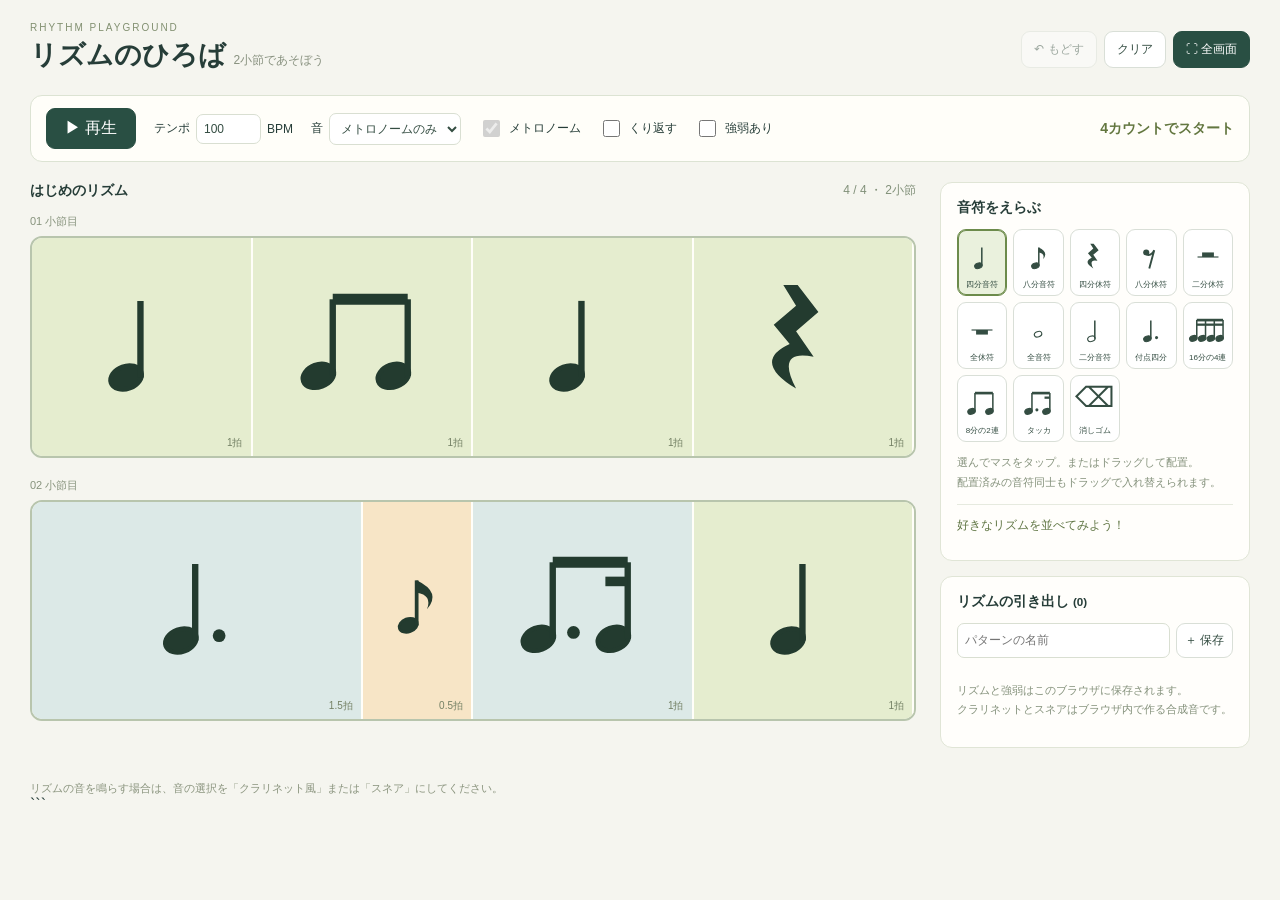
<file: index.html>
<!doctype html>
<html lang="ja">
<head>
<meta charset="UTF-8">
<meta name="viewport" content="width=device-width,initial-scale=1">
<title>リズムのひろば</title>
<style>
:root {
  font-family: "Noto Sans JP", "Yu Gothic", sans-serif;
  color: #263d38;
  background: #f5f5ef;
}
* { box-sizing: border-box; }
body { margin: 0; padding: 22px 30px; }
button, input, select { font: inherit; }
button {
  cursor: pointer;
  border: 1px solid #d9dfd7;
  border-radius: 9px;
  background: #fff;
  color: #344d42;
  padding: 9px 12px;
}
button:hover { background: #edf2e5; }
button:disabled { opacity: .45; cursor: default; }
button:focus-visible, input:focus-visible, select:focus-visible {
  outline: 3px solid #d69b33;
  outline-offset: 2px;
}
[hidden] { display: none !important; }
header {
  display: flex;
  align-items: center;
  justify-content: space-between;
  gap: 15px;
  margin-bottom: 18px;
}
.eyebrow {
  font-size: 10px;
  letter-spacing: 2px;
  color: #829071;
}
h1 { font-size: 27px; margin: 4px 0; }
h1 small { font-size: 12px; font-weight: normal; color: #88917f; }
.header-actions { display: flex; flex-wrap: wrap; gap: 7px; }
.header-actions button { font-size: 12px; }
#fullscreen, #play {
  background: #294f43;
  border-color: #294f43;
  color: white;
}
.transport {
  display: flex;
  flex-wrap: wrap;
  align-items: center;
  gap: 12px 18px;
  padding: 12px 15px;
  margin-bottom: 20px;
  border: 1px solid #dce3d3;
  border-radius: 12px;
  background: #fffef9;
}
.field {
  display: inline-flex;
  align-items: center;
  gap: 6px;
  font-size: 12px;
}
.field input[type=number] { width: 65px; }
input, select {
  border: 1px solid #d9dfd2;
  border-radius: 7px;
  padding: 7px;
  background: #fff;
  color: #344d42;
  min-width: 0;
}
input[type=checkbox] {
  width: 17px;
  height: 17px;
  accent-color: #47754a;
}
#play { min-width: 90px; }
#play-status {
  font-size: 14px;
  font-weight: bold;
  color: #637740;
  margin-left: auto;
}
main {
  display: grid;
  grid-template-columns: minmax(0, 1fr) 310px;
  gap: 24px;
}
.workspace { min-width: 0; width: 100%; }
.board-heading {
  display: flex;
  justify-content: space-between;
  gap: 10px;
  margin-bottom: 14px;
  font-size: 14px;
}
.meter { color: #819079; font-size: 12px; }
#score { display: flex; flex-direction: column; gap: 20px; }
.bar-label {
  font-size: 11px;
  color: #87937d;
  margin-bottom: 7px;
}
.bar {
  width: 100%;
  aspect-ratio: 4;
  position: relative;
  display: grid;
  grid-template-columns: repeat(4, 1fr);
  border: 2px solid #b8c5ad;
  border-radius: 12px;
  overflow: hidden;
  background: #fffef9;
}
.beat {
  border-right: 2px solid #dce3d3;
  position: relative;
  pointer-events: none;
}
.beat:last-child { border-right: 0; }
.beat span {
  position: absolute;
  left: 9px;
  bottom: 6px;
  color: #a1ad96;
  font-size: 11px;
}
.slot {
  position: absolute;
  top: 0;
  bottom: 0;
  width: 12.5%;
  padding: 0;
  border: 0;
  border-radius: 0;
  background: transparent;
  z-index: 1;
}
.slot:hover { background: #eaf0df; }
.note {
  position: absolute;
  top: 0;
  bottom: 0;
  padding: 10px 5px 22px;
  border: 0;
  border-right: 2px solid #fffef9;
  border-radius: 0;
  display: flex;
  justify-content: center;
  align-items: center;
  background: #e5edcf;
  color: #233b2f;
  cursor: grab;
  z-index: 2;
}
.note:hover { background: #d8e6b9; }
.note[data-kind=eighth], .note[data-kind=eighthRest] {
  background: #f7e5c6;
}
.note[data-kind=dotted], .note[data-kind=takka] {
  background: #dce9e7;
}
.note[data-kind=whole], .note[data-kind=half],
.note[data-kind=wholeRest], .note[data-kind=halfRest] {
  background: #e8e3f0;
}
.note svg {
  height: 86%;
  width: 100%;
  max-width: 210px;
  overflow: visible;
  pointer-events: none;
}
.duration {
  position: absolute;
  bottom: 6px;
  right: 8px;
  font-size: 10px;
  color: #748165;
}
.note.playing-note svg {
  color: #885405;
  filter: drop-shadow(0 0 5px #e8b23e);
}
.play-cursor {
  position: absolute;
  top: 0;
  bottom: 0;
  width: 25%;
  background: #f6c34244;
  box-shadow: inset 0 0 0 5px #dda52f;
  pointer-events: none;
  z-index: 5;
}
.drop-preview {
  position: absolute;
  top: 0;
  bottom: 0;
  background: #a4d6a766;
  box-shadow: inset 0 0 0 4px #50875c;
  pointer-events: none;
  z-index: 6;
}
.drop-preview.invalid {
  background: #edaaaa77;
  box-shadow: inset 0 0 0 4px #bb5252;
}
.panel {
  background: #fffefb;
  border: 1px solid #e0e5d6;
  border-radius: 12px;
  padding: 16px;
  margin-bottom: 15px;
}
h2 { margin: 0 0 12px; font-size: 14px; }
#palette {
  display: grid;
  grid-template-columns: repeat(5, minmax(0, 1fr));
  gap: 6px;
}
.pick {
  padding: 5px 1px;
  display: flex;
  flex-direction: column;
  align-items: center;
  min-width: 0;
  cursor: grab;
}
.pick svg { width: 40px; height: 44px; }
.pick span { font-size: 8px; white-space: nowrap; }
.pick.active, .dynamic-pick.active {
  background: #eaf1dd;
  border-color: #6c8b4b;
  box-shadow: inset 0 0 0 1px #6c8b4b;
}
.hint, .storage-note {
  font-size: 11px;
  line-height: 1.8;
  color: #84917b;
}
#message {
  border-top: 1px solid #e6eadf;
  padding-top: 10px;
  font-size: 12px;
  line-height: 1.7;
  color: #5f7543;
  min-height: 40px;
}
.dynamic-palette {
  display: grid;
  grid-template-columns: repeat(3, 1fr);
  gap: 7px;
}
.dynamic-pick {
  min-height: 38px;
  font-family: Georgia, serif;
  font-size: 23px;
  font-style: italic;
  font-weight: bold;
}
.dynamic-pick[data-dynamic=erase] {
  font-family: inherit;
  font-size: 12px;
  font-style: normal;
  font-weight: normal;
}
.length-field { margin-top: 12px; }
.dyn-lane {
  height: 64px;
  margin-top: 6px;
  position: relative;
  border-radius: 8px;
  background: #eef2e6;
  border: 1px dashed #c5cfb5;
}
.dyn-slot {
  position: absolute;
  top: 0;
  bottom: 0;
  width: 12.5%;
  padding: 0;
  border: 0;
  border-right: 1px dotted #cfd8c1;
  border-radius: 0;
  background: transparent;
}
.dyn-slot:hover { background: #dae5c6; }
.dyn-mark {
  position: absolute;
  pointer-events: none;
  z-index: 2;
}
.fixed-mark {
  top: 0;
  font: italic bold 25px Georgia, serif;
  padding-left: 5px;
  color: #344e39;
}
.hairpin {
  top: 31px;
  height: 28px;
}
.hairpin svg { width: 100%; height: 28px; overflow: visible; }
.remove-mark {
  pointer-events: auto;
  position: absolute;
  padding: 0;
  width: 17px;
  height: 17px;
  border-radius: 50%;
  font: 12px sans-serif;
  color: #68745b;
  background: #fffefb;
}
.fixed-mark .remove-mark { left: 31px; top: 0; }
.hairpin .remove-mark { right: 0; top: -9px; }
.save-form { display: flex; gap: 6px; }
#name { flex: 1; min-width: 0; width: 100%; font-size: 12px; }
#save { white-space: nowrap; font-size: 12px; padding: 8px; }
#patterns { display: flex; flex-direction: column; gap: 6px; margin-top: 12px; }
.pattern {
  display: flex;
  border: 1px solid #e2e7d9;
  border-radius: 8px;
  overflow: hidden;
}
.pattern.chosen { background: #eaf1dd; border-color: #8ea578; }
.load { flex: 1; text-align: left; border: 0; background: transparent; font-size: 12px; }
.delete { border: 0; background: transparent; color: #929e85; }
footer { margin-top: 18px; color: #8a947e; font-size: 11px; }
body.present aside, body.present footer, body.present h1 small { display: none; }
body.present { padding: 12px 20px; }
body.present header { margin-bottom: 10px; }
body.present h1 { font-size: 22px; }
body.present main { display: block; }
body.present .workspace { margin: auto; }
body.present .transport { margin-bottom: 10px; padding: 8px 12px; }
body.present #score { gap: 10px; }
body.present .remove-mark { display: none; }
body.present .slot, body.present .note, body.present .dyn-slot {
  pointer-events: none;
}
@media(max-width:1000px) {
  body { padding: 18px; }
  main { grid-template-columns: 1fr; }
  aside { display: grid; grid-template-columns: 1fr 1fr; gap: 14px; }
  .panel { margin: 0; }
  h1 small { display: none; }
}
@media(max-width:600px) {
  body { padding: 12px; }
  h1 { font-size: 21px; }
  header { align-items: flex-start; }
  .header-actions { justify-content: flex-end; }
  .header-actions button { padding: 7px; font-size: 10px; }
  aside { grid-template-columns: 1fr; }
  .transport { gap: 10px; padding: 10px; }
  #play-status { width: 100%; margin: 0; }
  .note { padding: 6px 2px 16px; }
  .duration { font-size: 8px; bottom: 3px; right: 3px; }
  .bar { border-radius: 7px; }
}
</style>
</head>
<body>
<header>
  <div>
    <div class="eyebrow">RHYTHM PLAYGROUND</div>
    <h1>リズムのひろば <small>2小節であそぼう</small></h1>
  </div>
  <div class="header-actions">
    <button id="undo">↶ もどす</button>
    <button id="clear">クリア</button>
    <button id="fullscreen">⛶ 全画面</button>
  </div>
</header>

<section class="transport" aria-label="再生設定">
  <button id="play" aria-pressed="false">▶ 再生</button>
  <label class="field">
    テンポ
    <input id="tempo" type="number" min="40" max="240" value="100">
    BPM
  </label>
  <label class="field">
    音
    <select id="sound">
      <option value="metronome">メトロノームのみ</option>
      <option value="clarinet">クラリネット風</option>
      <option value="snare">スネア</option>
    </select>
  </label>
  <label class="field">
    <input id="metronome" type="checkbox" checked>
    メトロノーム
  </label>
  <label class="field">
    <input id="loop" type="checkbox">
    くり返す
  </label>
  <label class="field">
    <input id="dynamics-enabled" type="checkbox">
    強弱あり
  </label>
  <output id="play-status" role="status" aria-live="polite">
    4カウントでスタート
  </output>
</section>

<main>
  <section class="workspace" id="workspace">
    <div class="board-heading">
      <strong id="pattern-title">はじめのリズム</strong>
      <span class="meter">4 / 4 ・ 2小節</span>
    </div>
    <div id="score" aria-label="2小節のリズム"></div>
  </section>

  <aside>
    <section class="panel">
      <h2>音符をえらぶ</h2>
      <div id="palette"></div>
      <p class="hint">
        選んでマスをタップ。またはドラッグして配置。<br>
        配置済みの音符同士もドラッグで入れ替えられます。
      </p>
      <div id="message" role="status" aria-live="polite">
        好きなリズムを並べてみよう！
      </div>
    </section>

    <section class="panel" id="dynamic-tools" hidden>
      <h2>強弱をつける</h2>
      <div class="dynamic-palette">
        <button class="dynamic-pick" data-dynamic="f">f</button>
        <button class="dynamic-pick active" data-dynamic="mf">mf</button>
        <button class="dynamic-pick" data-dynamic="mp">mp</button>
        <button class="dynamic-pick" data-dynamic="p">p</button>
        <button class="dynamic-pick" data-dynamic="crescendo"
          aria-label="クレッシェンド">〈</button>
        <button class="dynamic-pick" data-dynamic="decrescendo"
          aria-label="デクレッシェンド">〉</button>
        <button class="dynamic-pick" data-dynamic="erase">消しゴム</button>
      </div>
      <label class="field length-field">
        変化させる長さ
        <select id="dynamic-length" disabled>
          <option value="1">0.5拍</option>
          <option value="2">1拍</option>
          <option value="3">1.5拍</option>
          <option value="4">2拍</option>
          <option value="5">2.5拍</option>
          <option value="6">3拍</option>
          <option value="7">3.5拍</option>
          <option value="8" selected>4拍</option>
        </select>
      </label>
      <p class="hint">
        記号を選び、小節の下の強弱欄をタップします。<br>
        クレッシェンド等は最大4拍。小節をまたぐ配置もできます。<br>
        記号の「×」で削除できます。<br>
        強弱なしに戻しても、置いた記号は保持されます。
      </p>
    </section>

    <section class="panel">
      <h2>リズムの引き出し <small id="save-count"></small></h2>
      <div class="save-form">
        <input id="name" maxlength="30" placeholder="パターンの名前"
          aria-label="保存する名前">
        <button id="save">＋ 保存</button>
      </div>
      <div id="patterns"></div>
      <p class="storage-note">
        リズムと強弱はこのブラウザに保存されます。<br>
        クラリネットとスネアはブラウザ内で作る合成音です。
      </p>
    </section>
  </aside>
</main>
<footer>
  リズムの音を鳴らす場合は、音の選択を「クラリネット風」または「スネア」にしてください。
</footer>

<script>
"use strict";

const $ = id => document.getElementById(id);
const clone = value => JSON.parse(JSON.stringify(value));
const uid = () => globalThis.crypto?.randomUUID?.()
  || Date.now().toString(36) + Math.random().toString(36).slice(2);

const STORE = "rhythm-patterns-v1";
const TYPES = [
  ["quarter", "四分音符", 2],
  ["eighth", "八分音符", 1],
  ["quarterRest", "四分休符", 2],
  ["eighthRest", "八分休符", 1],
  ["halfRest", "二分休符", 4],
  ["wholeRest", "全休符", 8],
  ["whole", "全音符", 8],
  ["half", "二分音符", 4],
  ["dotted", "付点四分", 3],
  ["sixteenths", "16分の4連", 2],
  ["eighths", "8分の2連", 2],
  ["takka", "タッカ", 2]
];
const typeOf = kind => TYPES.find(t => t[0] === kind);
const lengthOf = kind => typeOf(kind)?.[2] || 0;
const LEVELS = { p: .22, mp: .4, mf: .65, f: 1 };
const isFixed = kind => Object.hasOwn(LEVELS, kind);
const isHairpin = kind => kind === "crescendo" || kind === "decrescendo";

let notes = [
  { bar: 0, start: 0, kind: "quarter" },
  { bar: 0, start: 2, kind: "eighths" },
  { bar: 0, start: 4, kind: "quarter" },
  { bar: 0, start: 6, kind: "quarterRest" },
  { bar: 1, start: 0, kind: "dotted" },
  { bar: 1, start: 3, kind: "eighth" },
  { bar: 1, start: 4, kind: "takka" },
  { bar: 1, start: 6, kind: "quarter" }
];
let dynamics = [];
let dynamicsEnabled = false;
let selectedNote = "quarter";
let selectedDynamic = "mf";
let activeId = null;
let title = "はじめのリズム";
let drag = null;
const undoStack = [];

const engine = {
  audio: null,
  master: null,
  wave: null,
  noise: null,
  voices: new Set(),
  playing: false,
  starting: false,
  runId: 0,
  timer: null,
  frame: null,
  origin: 0,
  seconds: .6,
  nextStep: 0,
  lastVisual: null,
  loop: false,
  sound: "metronome",
  metronome: true,
  events: new Map(),
  marks: [],
  useDynamics: false
};

function say(text) {
  $("message").textContent = text;
}

function validNotes(list) {
  if (!Array.isArray(list)) return false;
  if (!list.every(n => n &&
    Number.isInteger(n.bar) && n.bar >= 0 && n.bar <= 1 &&
    Number.isInteger(n.start) && n.start >= 0 &&
    lengthOf(n.kind) > 0 && n.start + lengthOf(n.kind) <= 8)) {
    return false;
  }
  return list.every((a, i) => list.every((b, j) =>
    i === j || a.bar !== b.bar ||
    a.start + lengthOf(a.kind) <= b.start ||
    b.start + lengthOf(b.kind) <= a.start
  ));
}

function validDynamics(list) {
  if (!Array.isArray(list)) return [];
  return list.filter(m => m &&
    Number.isInteger(m.at) && m.at >= 0 && m.at < 16 &&
    (isFixed(m.kind) ||
      (isHairpin(m.kind) && Number.isInteger(m.length) &&
       m.length >= 1 && m.length <= 8 && m.at + m.length <= 16))
  ).map(m => ({
    kind: m.kind,
    at: m.at,
    ...(isHairpin(m.kind) ? { length: m.length } : {})
  }));
}

let patterns = [];
try {
  const saved = JSON.parse(localStorage.getItem(STORE) || "[]");
  if (Array.isArray(saved)) {
    patterns = saved.filter(p =>
      p && typeof p.name === "string" && validNotes(p.notes)
    ).map(p => ({
      id: typeof p.id === "string" ? p.id : uid(),
      name: p.name,
      notes: clone(p.notes),
      dynamics: validDynamics(p.dynamics),
      dynamicsEnabled: p.dynamicsEnabled === true
    }));
  }
} catch {
  say("保存データを読み込めませんでした。ブラウザの保存設定を確認してください。");
}

function snapshot() {
  return {
    notes: clone(notes),
    dynamics: clone(dynamics),
    dynamicsEnabled,
    activeId,
    title
  };
}

function remember() {
  if (engine.playing || engine.starting) {
    stopPlayback("編集のため停止しました");
  }
  undoStack.push(snapshot());
  if (undoStack.length > 50) undoStack.shift();
}

function changed() {
  activeId = null;
  title = "編集中のリズム";
  render();
}

function head(x, y, open = false) {
  return `<ellipse cx="${x}" cy="${y}" rx="10" ry="7"
    transform="rotate(-20 ${x} ${y})"
    fill="${open ? "white" : "currentColor"}"
    stroke="currentColor" stroke-width="3"/>`;
}

function stem(x, y) {
  return `<path d="M${x + 9} ${y}V${y - 48}"
    stroke="currentColor" stroke-width="4"/>`;
}

function symbol(kind) {
  let s = "";
  if (kind === "whole") {
    s = head(50, 61, true);
  } else if (kind === "halfRest" || kind === "wholeRest") {
    s = `<path d="M25 50H80" stroke="currentColor" stroke-width="3"/>
      <rect x="37" y="${kind === "halfRest" ? 38 : 50}"
        width="31" height="12" fill="currentColor"/>`;
  } else if (kind === "quarterRest") {
    s = `<path d="M49 15L62 32L48 44L59 60Q35 55 48 80
      Q20 63 44 52L34 40L48 28L40 15Z" fill="currentColor"/>`;
  } else if (kind === "eighthRest") {
    s = `<circle cx="40" cy="38" r="8" fill="currentColor"/>
      <path d="M41 44Q53 48 61 32L48 80" fill="none"
        stroke="currentColor" stroke-width="5"/>`;
  } else if (["sixteenths", "eighths", "takka"].includes(kind)) {
    const xs = kind === "sixteenths" ? [14, 37, 60, 83] : [25, 72];
    s = xs.map(x => head(x, 72) + stem(x, 72)).join("");
    s += `<path d="M${xs[0] + 9} 24H${xs[xs.length - 1] + 9}"
      stroke="currentColor" stroke-width="7"/>`;
    if (kind === "sixteenths") {
      s += `<path d="M23 36H92" stroke="currentColor" stroke-width="6"/>`;
    }
    if (kind === "takka") {
      s += `<circle cx="47" cy="68" r="4" fill="currentColor"/>
        <path d="M67 36H81" stroke="currentColor" stroke-width="6"/>`;
    }
  } else {
    s = head(43, 73, kind === "half") + stem(43, 73);
    if (kind === "eighth") {
      s += `<path d="M52 25Q79 38 63 56Q69 41 52 38Z"
        fill="currentColor"/>`;
    }
    if (kind === "dotted") {
      s += `<circle cx="67" cy="70" r="4" fill="currentColor"/>`;
    }
  }
  return `<svg viewBox="0 0 105 100" aria-hidden="true">${s}</svg>`;
}

function unitAt(element, event) {
  const rect = element.getBoundingClientRect();
  return Math.max(0, Math.min(7,
    Math.floor((event.clientX - rect.left) / rect.width * 8)
  ));
}

function placeNote(kind, bar, start) {
  if (kind === "erase") {
    const hit = notes.find(n => n.bar === bar &&
      start >= n.start && start < n.start + lengthOf(n.kind));
    if (!hit) return;
    remember();
    notes = notes.filter(n => n !== hit);
    changed();
    say("音符を消しました。");
    return;
  }
  const size = lengthOf(kind);
  if (start + size > 8) {
    say("小節の中に収まる場所を選んでね。");
    return;
  }
  remember();
  notes = notes.filter(n => n.bar !== bar ||
    n.start >= start + size || n.start + lengthOf(n.kind) <= start);
  notes.push({ bar, start, kind });
  changed();
  say("配置しました。");
}

function moveNote(targetBar, targetStart) {
  const source = notes.find(n =>
    n.bar === drag?.bar && n.start === drag?.start);
  if (!source) return;
  const target = notes.find(n => n.bar === targetBar &&
    targetStart >= n.start && targetStart < n.start + lengthOf(n.kind));
  if (source === target) return;

  const next = notes.filter(n => n !== source && n !== target);
  next.push({
    ...source,
    bar: targetBar,
    start: target ? target.start : targetStart
  });
  if (target) {
    next.push({ ...target, bar: source.bar, start: source.start });
  }
  if (!validNotes(next)) {
    say("長さが収まらないため入れ替えできません。空いた場所へ移動してね。");
    return;
  }
  remember();
  notes = next;
  changed();
  say(target ? "音符を入れ替えました。" : "音符を移動しました。");
}

function clearDrop() {
  drag = null;
  document.querySelectorAll(".drop-preview").forEach(e => e.hidden = true);
}

function placeDynamic(at) {
  if (!dynamicsEnabled) return;
  if (selectedDynamic === "erase") {
    let index = dynamics.findIndex(m => isFixed(m.kind) && m.at === at);
    if (index < 0) {
      index = dynamics.findIndex(m => isHairpin(m.kind) &&
        at >= m.at && at < m.at + m.length);
    }
    if (index >= 0) removeDynamic(index);
    return;
  }

  const length = isHairpin(selectedDynamic)
    ? Number($("dynamic-length").value) : 0;

  if (length && at + length > 16) {
    say("2小節の中に収まる位置か、短い長さを選んでね。");
    return;
  }
  remember();

  if (isFixed(selectedDynamic)) {
    dynamics = dynamics.filter(m => !(isFixed(m.kind) && m.at === at));
    dynamics.push({ kind: selectedDynamic, at });
  } else {
    dynamics = dynamics.filter(m => !isHairpin(m.kind) ||
      m.at >= at + length || m.at + m.length <= at);
    dynamics.push({ kind: selectedDynamic, at, length });
  }
  changed();
  say("強弱を配置しました。強弱はリズム音の音量に反映されます。");
}

function removeDynamic(index) {
  remember();
  dynamics.splice(index, 1);
  changed();
  say("強弱記号を消しました。");
}

function makeDynamicLane(barIndex) {
  const lane = document.createElement("div");
  lane.className = "dyn-lane";
  lane.setAttribute("aria-label", `${barIndex + 1}小節目の強弱欄`);

  for (let i = 0; i < 8; i++) {
    const button = document.createElement("button");
    button.className = "dyn-slot";
    button.style.left = `${i * 12.5}%`;
    button.setAttribute("aria-label",
      `${barIndex + 1}小節目 ${i / 2 + 1}拍目に強弱を配置`);
    button.onclick = () => placeDynamic(barIndex * 8 + i);
    lane.append(button);
  }

  dynamics.forEach((m, index) => {
    const left = barIndex * 8;
    const right = left + 8;
    const mark = document.createElement("div");
    mark.className = "dyn-mark";

    if (isFixed(m.kind)) {
      if (m.at < left || m.at >= right) return;
      mark.classList.add("fixed-mark");
      mark.style.left = `${(m.at - left) * 12.5}%`;
      const text = document.createElement("span");
      text.textContent = m.kind;
      mark.append(text);
    } else {
      const from = Math.max(left, m.at);
      const to = Math.min(right, m.at + m.length);
      if (from >= to) return;
      mark.classList.add("hairpin");
      mark.style.left = `${(from - left) * 12.5}%`;
      mark.style.width = `${(to - from) * 12.5}%`;

      const progressA = (from - m.at) / m.length;
      const progressB = (to - m.at) / m.length;
      const spread = progress =>
        2 + 10 * (m.kind === "crescendo" ? progress : 1 - progress);
      const a = spread(progressA);
      const b = spread(progressB);

      mark.innerHTML = `<svg viewBox="0 0 100 30"
        preserveAspectRatio="none" aria-hidden="true">
        <path d="M1 ${15 - a}L99 ${15 - b}
                 M1 ${15 + a}L99 ${15 + b}"
          fill="none" stroke="currentColor" stroke-width="2"
          vector-effect="non-scaling-stroke"/>
        </svg>`;
      mark.title = `${m.kind === "crescendo"
        ? "クレッシェンド" : "デクレッシェンド"} ${m.length / 2}拍`;
    }

    const remove = document.createElement("button");
    remove.className = "remove-mark";
    remove.textContent = "×";
    remove.setAttribute("aria-label", "この強弱記号を削除");
    remove.onclick = event => {
      event.stopPropagation();
      removeDynamic(index);
    };
    mark.append(remove);
    lane.append(mark);
  });

  return lane;
}

function renderScore() {
  $("score").replaceChildren();

  for (let barIndex = 0; barIndex < 2; barIndex++) {
    const wrap = document.createElement("div");
    const label = document.createElement("div");
    label.className = "bar-label";
    label.textContent = `0${barIndex + 1} 小節目`;

    const row = document.createElement("div");
    row.className = "bar";

    for (let beat = 1; beat <= 4; beat++) {
      const box = document.createElement("div");
      box.className = "beat";
      box.innerHTML = `<span>${beat}</span>`;
      row.append(box);
    }

    for (let start = 0; start < 8; start++) {
      const slot = document.createElement("button");
      slot.className = "slot";
      slot.style.left = `${start * 12.5}%`;
      slot.setAttribute("aria-label",
        `${barIndex + 1}小節目 ${start / 2 + 1}拍目に配置`);
      slot.onclick = () => placeNote(selectedNote, barIndex, start);
      row.append(slot);
    }

    notes.filter(n => n.bar === barIndex)
      .sort((a, b) => a.start - b.start)
      .forEach(n => {
        const tile = document.createElement("button");
        tile.className = "note";
        tile.dataset.kind = n.kind;
        tile.dataset.start = n.start;
        tile.dataset.end = n.start + lengthOf(n.kind);
        tile.style.left = `${n.start * 12.5}%`;
        tile.style.width = `${lengthOf(n.kind) * 12.5}%`;
        tile.draggable = true;
        tile.setAttribute("aria-label",
          `${barIndex + 1}小節目 ${n.start / 2 + 1}拍目 ${typeOf(n.kind)[1]}`);
        tile.innerHTML = symbol(n.kind) +
          `<span class="duration">${lengthOf(n.kind) / 2}拍</span>`;

        tile.onclick = event => placeNote(selectedNote, barIndex,
          event.detail === 0 ? n.start : unitAt(row, event));

        tile.ondragstart = event => {
          drag = { type: "note", bar: n.bar, start: n.start };
          event.dataTransfer.setData("text/plain", "rhythm-note");
          event.dataTransfer.effectAllowed = "move";
        };
        tile.ondragend = clearDrop;
        row.append(tile);
      });

    const preview = document.createElement("div");
    preview.className = "drop-preview";
    preview.hidden = true;
    row.append(preview);

    const cursor = document.createElement("div");
    cursor.className = "play-cursor";
    cursor.hidden = true;
    row.append(cursor);

    row.ondragover = event => {
      if (!drag) return;
      const kind = drag.type === "palette" ? drag.kind :
        notes.find(n => n.bar === drag.bar && n.start === drag.start)?.kind;
      if (!kind) return;
      event.preventDefault();
      event.dataTransfer.dropEffect = drag.type === "palette" ? "copy" : "move";
      const start = unitAt(row, event);
      preview.hidden = false;
      preview.style.left = `${start * 12.5}%`;
      preview.style.width = `${Math.min(lengthOf(kind), 8 - start) * 12.5}%`;
      preview.classList.toggle("invalid", start + lengthOf(kind) > 8);
    };

    row.ondragleave = event => {
      if (!row.contains(event.relatedTarget)) preview.hidden = true;
    };

    row.ondrop = event => {
      if (!drag) return;
      event.preventDefault();
      const start = unitAt(row, event);
      if (drag.type === "palette") {
        placeNote(drag.kind, barIndex, start);
      } else {
        moveNote(barIndex, start);
      }
      clearDrop();
    };

    wrap.append(label, row);
    if (dynamicsEnabled) wrap.append(makeDynamicLane(barIndex));
    $("score").append(wrap);
  }
}

function renderPatterns() {
  $("patterns").replaceChildren();
  $("save-count").textContent = `(${patterns.length})`;

  patterns.forEach(p => {
    const row = document.createElement("div");
    row.className = "pattern" + (p.id === activeId ? " chosen" : "");

    const load = document.createElement("button");
    load.className = "load";
    load.textContent = "▦ " + p.name;
    load.onclick = () => {
      remember();
      notes = clone(p.notes);
      dynamics = clone(p.dynamics || []);
      dynamicsEnabled = p.dynamicsEnabled === true;
      title = p.name;
      activeId = p.id;
      $("name").value = p.name;
      render();
      say("保存したリズムを開きました。");
    };

    const remove = document.createElement("button");
    remove.className = "delete";
    remove.textContent = "×";
    remove.setAttribute("aria-label", `${p.name}を削除`);
    remove.onclick = () => {
      if (!confirm(`「${p.name}」を削除しますか？`)) return;
      const previous = patterns;
      patterns = patterns.filter(item => item.id !== p.id);
      if (!persist()) patterns = previous;
      renderPatterns();
    };

    row.append(load, remove);
    $("patterns").append(row);
  });
}

function render() {
  $("pattern-title").textContent = title;
  $("dynamics-enabled").checked = dynamicsEnabled;
  $("dynamic-tools").hidden = !dynamicsEnabled;
  $("undo").disabled = !undoStack.length;
  renderScore();
  renderPatterns();
  requestAnimationFrame(fitPresentation);
}

function persist() {
  try {
    localStorage.setItem(STORE, JSON.stringify(patterns));
    return true;
  } catch {
    say("保存できませんでした。ブラウザの保存容量・設定を確認してください。");
    return false;
  }
}

for (const [kind, label] of [...TYPES, ["erase", "消しゴム"]]) {
  const button = document.createElement("button");
  button.className = "pick" + (kind === selectedNote ? " active" : "");
  button.title = label;
  button.setAttribute("aria-pressed", String(kind === selectedNote));
  button.innerHTML = kind === "erase"
    ? '<span style="height:44px;font-size:28px">⌫</span><span>消しゴム</span>'
    : symbol(kind) + `<span>${label}</span>`;

  button.onclick = () => {
    selectedNote = kind;
    document.querySelectorAll(".pick").forEach(b => {
      b.classList.toggle("active", b === button);
      b.setAttribute("aria-pressed", String(b === button));
    });
    say(`${label}を選びました。`);
  };

  if (kind !== "erase") {
    button.draggable = true;
    button.ondragstart = event => {
      drag = { type: "palette", kind };
      event.dataTransfer.setData("text/plain", "rhythm-palette");
      event.dataTransfer.effectAllowed = "copy";
    };
    button.ondragend = clearDrop;
  }

  $("palette").append(button);
}

document.querySelectorAll(".dynamic-pick").forEach(button => {
  button.setAttribute("aria-pressed",
    String(button.dataset.dynamic === selectedDynamic));
  button.onclick = () => {
    selectedDynamic = button.dataset.dynamic;
    document.querySelectorAll(".dynamic-pick").forEach(b => {
      b.classList.toggle("active", b === button);
      b.setAttribute("aria-pressed", String(b === button));
    });
    $("dynamic-length").disabled = !isHairpin(selectedDynamic);
    say("小節の下の強弱欄をタップしてね。");
  };
});

$("dynamics-enabled").onchange = () => {
  remember();
  dynamicsEnabled = $("dynamics-enabled").checked;
  changed();
  say(dynamicsEnabled ? "強弱を追加できます。" : "強弱なしにしました。");
};

$("undo").onclick = () => {
  if (!undoStack.length) return;
  stopPlayback();
  const previous = undoStack.pop();
  notes = previous.notes;
  dynamics = previous.dynamics;
  dynamicsEnabled = previous.dynamicsEnabled;
  activeId = previous.activeId;
  title = previous.title;
  render();
  say("ひとつ前に戻しました。");
};

$("clear").onclick = () => {
  remember();
  notes = [];
  dynamics = [];
  changed();
  say("音符と強弱記号を消しました。「もどす」で戻せます。");
};

$("save").onclick = () => {
  const name = $("name").value.trim() || `リズム ${patterns.length + 1}`;
  const pattern = {
    id: uid(),
    name,
    notes: clone(notes),
    dynamics: clone(dynamics),
    dynamicsEnabled
  };
  patterns.push(pattern);
  if (!persist()) {
    patterns.pop();
    return;
  }
  activeId = pattern.id;
  title = name;
  $("name").value = "";
  render();
  say("リズムと強弱を保存しました。");
};

/* 発音位置と長さ。数値の単位は四分音符1拍。 */
const MOTIFS = {
  quarter: [[0, 1]],
  eighth: [[0, .5]],
  whole: [[0, 4]],
  half: [[0, 2]],
  dotted: [[0, 1.5]],
  sixteenths: [[0, .25], [.25, .25], [.5, .25], [.75, .25]],
  eighths: [[0, .5], [.5, .5]],
  takka: [[0, .75], [.75, .25]],
  quarterRest: [],
  eighthRest: [],
  halfRest: [],
  wholeRest: []
};

function rhythmEvents(list) {
  return list.flatMap(n => MOTIFS[n.kind].map(([offset, duration]) => ({
    beat: n.bar * 4 + n.start / 2 + offset,
    duration
  }))).sort((a, b) => a.beat - b.beat);
}

/*
  強弱の位置は八分音符単位。
  記号なしはmf。ヘアピン終点に記号があれば、その音量へ変化。
  終点の指定がなければ、現在の音量を基準に変化。
*/
function levelAt(unit, marks, enabled) {
  if (!enabled) return LEVELS.mf;
  let level = LEVELS.mf;

  const ordered = [...marks].sort((a, b) =>
    a.at - b.at ||
    Number(!isFixed(a.kind)) - Number(!isFixed(b.kind))
  );

  for (const mark of ordered) {
    if (mark.at > unit) break;

    if (isFixed(mark.kind)) {
      level = LEVELS[mark.kind];
      continue;
    }

    const endMark = ordered.find(m =>
      isFixed(m.kind) && m.at === mark.at + mark.length);
    const target = endMark ? LEVELS[endMark.kind] :
      mark.kind === "crescendo"
        ? Math.min(1, level * 1.8)
        : Math.max(.1, level * .45);

    const progress = Math.min(1, Math.max(0,
      (unit - mark.at) / mark.length));
    level += (target - level) * progress;
  }

  return level;
}

function getAudio() {
  if (engine.audio && engine.audio.state !== "closed") return engine.audio;

  const Audio = window.AudioContext || window.webkitAudioContext;
  if (!Audio) throw Error("Web Audio is unavailable");

  const audio = new Audio();
  const master = audio.createGain();
  master.gain.value = .75;
  master.connect(audio.destination);

  const real = new Float32Array(32);
  const imag = new Float32Array(32);
  imag[1] = 1;
  imag[3] = .62;
  imag[5] = .31;
  imag[7] = .17;
  imag[9] = .08;
  imag[11] = .035;

  const noise = audio.createBuffer(1, Math.ceil(audio.sampleRate * .2),
    audio.sampleRate);
  const data = noise.getChannelData(0);
  for (let i = 0; i < data.length; i++) {
    data[i] = Math.random() * 2 - 1;
  }

  engine.audio = audio;
  engine.master = master;
  engine.wave = audio.createPeriodicWave(real, imag);
  engine.noise = noise;

  audio.onstatechange = () => {
    if (engine.playing && audio.state !== "running") {
      stopPlayback("音声が中断されたため停止しました");
    }
  };

  return audio;
}

function track(source, time, end, cleanup) {
  engine.voices.add(source);
  source.onended = () => {
    engine.voices.delete(source);
    source.disconnect();
    if (cleanup) cleanup();
  };
  source.start(time);
  source.stop(end);
}

function metronomeClick(time, accent) {
  const audio = engine.audio;
  const oscillator = audio.createOscillator();
  const gain = audio.createGain();
  oscillator.type = "sine";
  oscillator.frequency.value = accent ? 1300 : 900;
  gain.gain.setValueAtTime(0, time);
  gain.gain.linearRampToValueAtTime(.16, time + .003);
  gain.gain.exponentialRampToValueAtTime(.001, time + .045);
  oscillator.connect(gain);
  gain.connect(engine.master);
  track(oscillator, time, time + .05, () => gain.disconnect());
}

function clarinetSound(time, event) {
  const audio = engine.audio;
  const oscillator = audio.createOscillator();
  const filter = audio.createBiquadFilter();
  const gain = audio.createGain();

  const duration = event.duration * engine.seconds;
  const attack = Math.min(.015, duration * .15);
  const release = Math.min(.05, duration * .2);
  const hold = duration - release;
  const volume = offset => .2 * levelAt(
    (event.beat + offset / engine.seconds) * 2,
    engine.marks,
    engine.useDynamics
  );

  oscillator.setPeriodicWave(engine.wave);
  oscillator.frequency.setValueAtTime(261.63, time);
  filter.type = "lowpass";
  filter.frequency.value = 2400 + volume(0) * 8000;
  filter.Q.value = .6;

  gain.gain.setValueAtTime(0, time);
  gain.gain.linearRampToValueAtTime(volume(attack), time + attack);

  const increment = engine.seconds / 8;
  for (let offset = attack + increment; offset < hold; offset += increment) {
    gain.gain.linearRampToValueAtTime(volume(offset), time + offset);
  }
  gain.gain.linearRampToValueAtTime(volume(hold), time + hold);
  gain.gain.linearRampToValueAtTime(0, time + duration);

  oscillator.connect(filter);
  filter.connect(gain);
  gain.connect(engine.master);
  track(oscillator, time, time + duration + .005, () => {
    filter.disconnect();
    gain.disconnect();
  });
}

function snareSound(time, event) {
  const audio = engine.audio;
  const level = levelAt(event.beat * 2, engine.marks, engine.useDynamics);

  const noise = audio.createBufferSource();
  const filter = audio.createBiquadFilter();
  const noiseGain = audio.createGain();
  noise.buffer = engine.noise;
  filter.type = "highpass";
  filter.frequency.value = 1000;

  noiseGain.gain.setValueAtTime(.001, time);
  noiseGain.gain.linearRampToValueAtTime(.35 * level, time + .002);
  noiseGain.gain.exponentialRampToValueAtTime(.001, time + .13);
  noise.connect(filter);
  filter.connect(noiseGain);
  noiseGain.connect(engine.master);

  track(noise, time, time + .15, () => {
    filter.disconnect();
    noiseGain.disconnect();
  });

  const body = audio.createOscillator();
  const bodyGain = audio.createGain();
  body.type = "triangle";
  body.frequency.setValueAtTime(185, time);
  body.frequency.exponentialRampToValueAtTime(85, time + .08);
  bodyGain.gain.setValueAtTime(.001, time);
  bodyGain.gain.linearRampToValueAtTime(.15 * level, time + .002);
  bodyGain.gain.exponentialRampToValueAtTime(.001, time + .1);
  body.connect(bodyGain);
  bodyGain.connect(engine.master);
  track(body, time, time + .11, () => bodyGain.disconnect());
}

/* 16分音符刻みで少し先まで音を予約する。 */
function scheduleAudio() {
  if (!engine.playing) return;
  const audio = engine.audio;

  while (
    engine.origin + engine.nextStep * engine.seconds / 4
      < audio.currentTime + .12 &&
    (engine.loop || engine.nextStep < 48)
  ) {
    const step = engine.nextStep++;
    const time = engine.origin + step * engine.seconds / 4;
    if (time < audio.currentTime - .025) continue;

    const when = Math.max(time, audio.currentTime);
    const countIn = step < 16;

    if (step % 4 === 0 &&
      (countIn || engine.sound === "metronome" || engine.metronome)) {
      metronomeClick(when, step % 16 === 0);
    }

    if (!countIn && engine.sound !== "metronome") {
      const position = (step - 16) % 32;
      const events = engine.events.get(position) || [];
      for (const event of events) {
        if (engine.sound === "clarinet") clarinetSound(when, event);
        else snareSound(when, event);
      }
    }
  }
}

function clearHighlights() {
  document.querySelectorAll(".play-cursor").forEach(e => e.hidden = true);
  document.querySelectorAll(".playing-note").forEach(e =>
    e.classList.remove("playing-note"));
}

function setStatus(text) {
  if ($("play-status").textContent !== text) {
    $("play-status").textContent = text;
  }
}

function animatePlayback() {
  if (!engine.playing) return;
  const elapsed = (engine.audio.currentTime - engine.origin) / engine.seconds;

  if (!engine.loop && elapsed >= 12) {
    stopPlayback("2小節おわり！");
    return;
  }

  const visual = Math.floor(elapsed * 4);
  if (visual !== engine.lastVisual) {
    engine.lastVisual = visual;
    clearHighlights();

    if (elapsed < 4) {
      const count = Math.max(0, Math.floor(elapsed) + 1);
      setStatus(count ? `準備：${count} / 4` : "準備…");
    } else {
      const position = (elapsed - 4) % 8;
      const bar = Math.floor(position / 4);
      const beat = Math.floor(position % 4);
      const row = document.querySelectorAll(".bar")[bar];
      const cursor = row.querySelector(".play-cursor");
      cursor.hidden = false;
      cursor.style.left = `${beat * 25}%`;

      const unit = position % 4 * 2;
      row.querySelectorAll(".note").forEach(tile => {
        tile.classList.toggle("playing-note",
          unit >= Number(tile.dataset.start) &&
          unit < Number(tile.dataset.end));
      });
      setStatus(`${bar + 1}小節目 · ${beat + 1}拍目`);
    }
  }

  engine.frame = requestAnimationFrame(animatePlayback);
}

function syncAudioControls() {
  const busy = engine.playing || engine.starting;
  $("tempo").disabled = busy;
  $("sound").disabled = busy;
  $("loop").disabled = busy;
  $("metronome").disabled = busy || $("sound").value === "metronome";
  $("play").textContent = busy ? "■ 停止" : "▶ 再生";
  $("play").setAttribute("aria-pressed", String(busy));
}

function stopPlayback(text = "停止しました") {
  engine.runId++;
  engine.playing = false;
  engine.starting = false;
  clearInterval(engine.timer);
  cancelAnimationFrame(engine.frame);
  for (const source of engine.voices) {
    try { source.stop(); } catch {}
  }
  engine.voices.clear();
  clearHighlights();
  syncAudioControls();
  setStatus(text);
}

$("play").onclick = async () => {
  if (engine.playing || engine.starting) {
    stopPlayback();
    return;
  }

  const bpm = Number($("tempo").value);
  if (!Number.isFinite(bpm) || bpm < 40 || bpm > 240) {
    setStatus("テンポは40〜240にしてください");
    $("tempo").focus();
    return;
  }

  const runId = ++engine.runId;
  engine.starting = true;
  syncAudioControls();

  try {
    const audio = getAudio();
    await audio.resume();
    if (engine.runId !== runId) return;
    if (audio.state !== "running") throw Error("Audio suspended");

    engine.seconds = 60 / bpm;
    engine.loop = $("loop").checked;
    engine.sound = $("sound").value;
    engine.metronome = $("metronome").checked;
    engine.marks = clone(dynamics);
    engine.useDynamics = dynamicsEnabled;
    engine.events = new Map();

    for (const event of rhythmEvents(notes)) {
      const step = Math.round(event.beat * 4);
      if (!engine.events.has(step)) engine.events.set(step, []);
      engine.events.get(step).push(event);
    }

    engine.origin = audio.currentTime + .1;
    engine.nextStep = 0;
    engine.lastVisual = null;
    engine.starting = false;
    engine.playing = true;
    syncAudioControls();
    scheduleAudio();
    engine.timer = setInterval(scheduleAudio, 25);
    animatePlayback();
  } catch {
    if (runId === engine.runId) {
      stopPlayback("音を開始できません。ブラウザの音声設定を確認してください");
    }
  }
};

$("sound").onchange = () => {
  if ($("sound").value === "metronome") $("metronome").checked = true;
  syncAudioControls();
};

document.addEventListener("visibilitychange", () => {
  if (document.hidden && (engine.playing || engine.starting)) {
    stopPlayback("画面を離れたため停止しました");
  }
});
window.addEventListener("pagehide", () => stopPlayback());

function fitPresentation() {
  const workspace = $("workspace");
  if (!document.body.classList.contains("present")) {
    workspace.style.maxWidth = "";
    return;
  }

  const score = $("score");
  const rect = score.getBoundingClientRect();
  const barHeight = [...score.querySelectorAll(".bar")]
    .reduce((sum, bar) => sum + bar.getBoundingClientRect().height, 0);
  const overhead = rect.height - barHeight;
  const available = innerHeight - rect.top - 15;
  const width = Math.max(200, Math.floor((available - overhead) * 2));
  workspace.style.maxWidth = width + "px";
}

function syncPresentationButton() {
  $("fullscreen").textContent = document.body.classList.contains("present")
    ? "⛶ 編集に戻る" : "⛶ 全画面";
  requestAnimationFrame(fitPresentation);
}

$("fullscreen").onclick = async () => {
  if (document.fullscreenElement) {
    try { await document.exitFullscreen(); } catch {}
    return;
  }

  if (document.body.classList.contains("present")) {
    document.body.classList.remove("present");
    syncPresentationButton();
    return;
  }

  document.body.classList.add("present");
  syncPresentationButton();
  try {
    await document.documentElement.requestFullscreen();
  } catch {
    say("大きな表示に切り替えました。Escキーで編集画面に戻れます。");
  }
};

document.addEventListener("fullscreenchange", () => {
  document.body.classList.toggle("present", !!document.fullscreenElement);
  syncPresentationButton();
});

document.addEventListener("keydown", event => {
  if (event.key === "Escape" && !document.fullscreenElement) {
    document.body.classList.remove("present");
    syncPresentationButton();
  }
});

window.addEventListener("resize", fitPresentation);

syncAudioControls();
render();
</script>
</body>
</html>
```
</file>
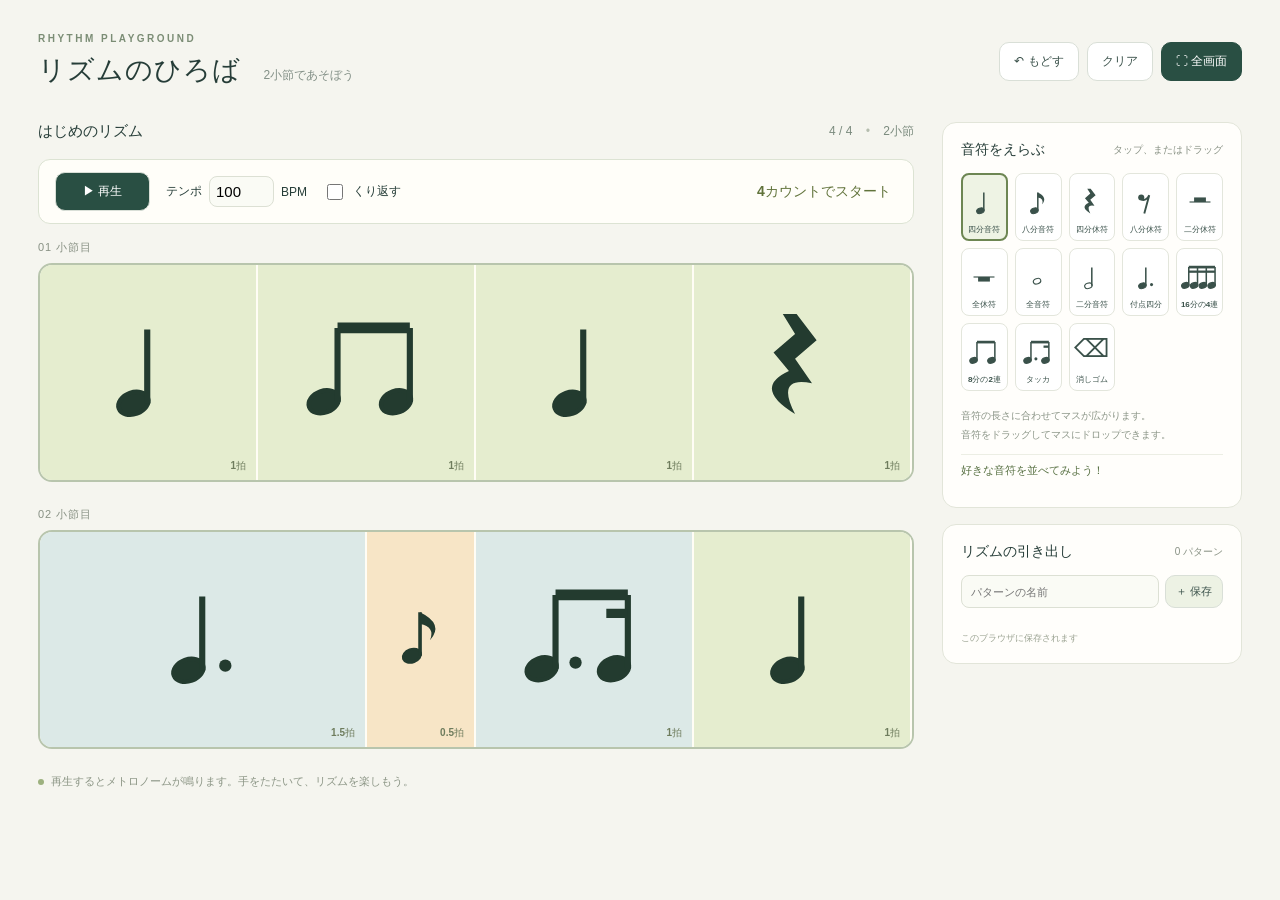
<file: rhythm-standalone.html>
<!doctype html>
<html lang="ja"><head><meta charset="UTF-8"><meta name="viewport" content="width=device-width,initial-scale=1"><title>リズムのひろば</title><style>:root{font-family:'Noto Sans JP',sans-serif;color:#263d38;background:#f5f5ef;font-synthesis:none}*{box-sizing:border-box}body{margin:0;padding:28px 38px 16px}button,input{font:inherit}button{cursor:pointer;border:1px solid #d9dfd7;border-radius:10px;background:#fff;color:#3a514a;padding:10px 14px;font-weight:600}button:hover{background:#edf1e8}button:focus-visible,input:focus-visible{outline:3px solid #df9f46;outline-offset:3px}.eyebrow{font-size:10px;font-weight:800;letter-spacing:2.5px;color:#7b8d75}header{display:flex;justify-content:space-between;align-items:center;margin-bottom:28px}h1{font-size:27px;letter-spacing:1px;margin:6px 0}h1 span{font-size:12px;font-weight:500;letter-spacing:0;margin-left:14px;color:#839087}.header-actions{display:flex;gap:8px}.header-actions button{font-size:12px}#fullscreen{background:#294f43;color:white;border-color:#294f43}main{display:grid;grid-template-columns:minmax(0,1fr) 300px;gap:28px;max-width:1800px;margin:auto}.workspace{min-width:0}.board-heading{display:flex;justify-content:space-between;align-items:center;margin:0 0 18px;font-weight:700;font-size:15px}.meter{font-size:12px;color:#7a8a7d;font-weight:500}.meter i{padding:0 10px;color:#b5bdae}#board{display:flex;flex-direction:column;gap:25px}.bar-label{font-size:11px;color:#889184;margin-bottom:8px;letter-spacing:1px}.bar{position:relative;width:100%;aspect-ratio:4;display:grid;grid-template-columns:repeat(4,1fr);border:2px solid #b8c5ad;border-radius:14px;overflow:hidden;background:#fffef9}.beat{border-right:2px solid #dce3d3;position:relative}.beat:last-child{border:0}.beat-number{position:absolute;bottom:8px;left:12px;color:#a8b29f;font-size:11px;font-weight:600}.slot{position:absolute;top:0;bottom:0;border:0;border-radius:0;padding:0;background:transparent;width:12.5%}.slot:hover{background:#ecf0e3}.note{position:absolute;top:0;bottom:0;padding:12px 6px 22px;border:0;border-right:2px solid #fffdf5;border-radius:0;display:flex;align-items:center;justify-content:center;background:#e5edcf;color:#233b2f;cursor:grab}.note:hover{background:#d8e5b9}.note[data-kind="eighth"],.note[data-kind="eighthRest"]{background:#f7e5c6}.note[data-kind="dotted"],.note[data-kind="takka"]{background:#dce9e7}.note[data-kind="half"],.note[data-kind="whole"],.note[data-kind="halfRest"],.note[data-kind="wholeRest"]{background:#e8e3f0}.note svg{height:85%;width:100%;max-width:210px;overflow:visible;pointer-events:none}.note .duration{position:absolute;bottom:7px;right:10px;font-size:10px;color:#6e7c5d}.tools,.saved{background:#fffefb;border:1px solid #e2e5d9;border-radius:14px;padding:18px}.section-title{display:flex;align-items:center;justify-content:space-between;gap:8px;margin-bottom:14px}h2{font-size:14px;margin:0}.section-title>span{font-size:10px;color:#889184}#palette{display:grid;grid-template-columns:repeat(5,1fr);gap:7px}.pick{padding:6px 2px 5px;border-radius:8px;display:flex;align-items:center;flex-direction:column;border:1px solid #e3e6dc;min-width:0}.pick svg{width:40px;height:44px}.pick span{font-size:8px;white-space:nowrap}.pick.active{border:2px solid #6d8653;background:#eef3e4;padding:5px 1px 4px}.hint{font-size:10px;line-height:1.9;color:#8a9486;margin:15px 0 10px}#message{font-size:11px;color:#577042;min-height:35px;padding-top:8px;border-top:1px solid #eceee4}.saved{margin-top:16px}.save-form{display:flex;gap:6px}input{min-width:0;width:100%;border:1px solid #dce0d4;border-radius:8px;padding:9px;font-size:11px;background:#fafbf5}.save-form button{white-space:nowrap;padding:8px 10px;font-size:11px;background:#edf2e4}#patterns{margin-top:12px;display:flex;flex-direction:column;gap:6px}.pattern{display:flex;align-items:center;border:1px solid #e8ebdf;border-radius:8px;overflow:hidden}.pattern.chosen{border-color:#8da577;background:#f0f4e9}.load{flex:1;text-align:left;border:0;background:transparent;padding:10px;font-size:11px;border-radius:0}.delete{border:0;background:transparent;color:#a0a998;padding:8px 10px;font-size:15px}.storage-note{font-size:9px;color:#9aa291;margin:12px 0 0}footer{font-size:11px;color:#8b9585;display:flex;align-items:center;gap:7px;margin-top:25px}.dot{height:6px;width:6px;background:#9db17f;border-radius:50%}body.present aside,body.present footer,body.present h1 span{display:none}body.present main{grid-template-columns:1fr;max-width:min(150vh,1800px)}body.present header{margin-bottom:12px}body.present #board{gap:12px}body.present .bar-label{margin-bottom:3px}@media(min-width:1500px){main{grid-template-columns:minmax(0,1fr) 340px}.pick span{font-size:9px}}@media(max-width:950px){body{padding:20px}main{grid-template-columns:1fr}aside{display:grid;grid-template-columns:1fr 1fr;gap:16px}.saved{margin:0}header{gap:12px}h1 span{display:none}#palette{grid-template-columns:repeat(5,1fr)}}@media(max-width:550px){body{padding:14px}header{align-items:flex-start}h1{font-size:21px}.header-actions{flex-wrap:wrap;justify-content:flex-end}.header-actions button{padding:7px;font-size:10px}aside{grid-template-columns:1fr}.bar{border-radius:8px}.note{padding:6px 2px 16px}.note .duration{font-size:8px;bottom:4px;right:4px}.beat-number{bottom:4px;left:6px}}
.transport{display:flex;align-items:center;gap:16px;flex-wrap:wrap;margin-bottom:16px;padding:12px 16px;background:#fffef9;border:1px solid #dce3d3;border-radius:12px;font-size:12px}.transport #play{background:#294f43;color:white;min-width:95px}.tempo-label,.loop-label{display:flex;align-items:center;gap:7px}.tempo-label input{width:65px;font-size:15px;padding:6px}.loop-label input{width:16px;height:16px;accent-color:#294f43}#play-status{margin-left:auto;font-weight:700;color:#61733b;font-size:14px;min-width:140px}.beat-cursor{position:absolute;top:0;bottom:0;width:25%;pointer-events:none;z-index:4;background:rgba(255,198,53,.24);box-shadow:inset 0 0 0 5px #e4a92d}.note.playing-note svg{filter:drop-shadow(0 0 5px #e6a832);color:#805400}.drop-preview{display:none;position:absolute;top:0;bottom:0;z-index:6;pointer-events:none;background:#b7dfb577;box-shadow:inset 0 0 0 4px #488356}.drop-preview.visible{display:block}.drop-preview.invalid{background:#f3aaaa88;box-shadow:inset 0 0 0 4px #bd5252}.pick[draggable=true]{cursor:grab}body.present main{max-width:min(136vh,1800px)}body.present .transport{padding:7px 12px;margin-bottom:10px}body.present .board-heading{margin-bottom:8px}@media(max-width:550px){.transport{gap:10px;padding:10px}#play-status{width:100%;margin:0}}
</style></head>
<body><header><div><span class="eyebrow">RHYTHM PLAYGROUND</span><h1>リズムのひろば <span>2小節であそぼう</span></h1></div><div class="header-actions"><button id="undo">↶ もどす</button><button id="clear">クリア</button><button id="fullscreen">⛶ 全画面</button></div></header>
<main><section class="workspace"><div class="board-heading"><span id="pattern-title">はじめのリズム</span><span class="meter">4 / 4 <i>•</i> 2小節</span></div><div class="transport" aria-label="メトロノーム"><button id="play" aria-pressed="false">▶ 再生</button><label class="tempo-label">テンポ <input id="tempo" type="number" min="40" max="240" value="100" inputmode="numeric"> BPM</label><label class="loop-label"><input id="loop" type="checkbox">くり返す</label><output id="play-status" role="status" aria-live="polite">4カウントでスタート</output></div><div id="board" aria-label="2小節のリズム"></div></section>
<aside><section class="tools"><div class="section-title"><h2>音符をえらぶ</h2><span>タップ、またはドラッグ</span></div><div id="palette"></div><p class="hint">音符の長さに合わせてマスが広がります。<br>音符をドラッグしてマスにドロップできます。</p><div id="message" role="status" aria-live="polite">好きな音符を並べてみよう！</div></section>
<section class="saved"><div class="section-title"><h2>リズムの引き出し</h2><span id="save-count"></span></div><div class="save-form"><input id="name" maxlength="30" placeholder="パターンの名前" aria-label="保存するパターンの名前"><button id="save">＋ 保存</button></div><div id="patterns"></div><p class="storage-note">このブラウザに保存されます</p></section></aside></main><footer><span class="dot"></span>再生するとメトロノームが鳴ります。手をたたいて、リズムを楽しもう。</footer><script>const TYPES=[['quarter','四分音符',2],['eighth','八分音符',1],['quarterRest','四分休符',2],['eighthRest','八分休符',1],['halfRest','二分休符',4],['wholeRest','全休符',8],['whole','全音符',8],['half','二分音符',4],['dotted','付点四分',3],['sixteenths','16分の4連',2],['eighths','8分の2連',2],['takka','タッカ',2]];
const head=(x,y,open=false)=>`<ellipse cx="${x}" cy="${y}" rx="10" ry="7" transform="rotate(-20 ${x} ${y})" fill="${open?'white':'currentColor'}" stroke="currentColor" stroke-width="3"/>`;
const stem=(x,y)=>`<path d="M${x+9} ${y}V${y-48}" stroke="currentColor" stroke-width="4"/>`;
function symbol(kind){let s='';if(kind==='whole')s=head(50,61,true);else if(kind==='halfRest'||kind==='wholeRest')s=`<path d="M25 50H80" stroke="currentColor" stroke-width="3"/><rect x="37" y="${kind==='halfRest'?38:50}" width="31" height="12" fill="currentColor"/>`;else if(kind==='quarterRest')s='<path d="M49 15L62 32L48 44L59 60Q35 55 48 80Q20 63 44 52L34 40L48 28L40 15Z" fill="currentColor"/>';else if(kind==='eighthRest')s='<circle cx="40" cy="38" r="8" fill="currentColor"/><path d="M41 44Q53 48 61 32L48 80" fill="none" stroke="currentColor" stroke-width="5"/>';else if(['sixteenths','eighths','takka'].includes(kind)){const xs=kind==='sixteenths'?[14,37,60,83]:[25,72];s=xs.map(x=>head(x,72)+stem(x,72)).join('');s+=`<path d="M${xs[0]+9} 24H${xs.at(-1)+9}" stroke="currentColor" stroke-width="7"/>`;if(kind==='sixteenths')s+=`<path d="M23 36H92" stroke="currentColor" stroke-width="6"/>`;if(kind==='takka')s+='<circle cx="47" cy="68" r="4" fill="currentColor"/><path d="M67 36H81" stroke="currentColor" stroke-width="6"/>';}else{s=head(43,73,kind==='half')+stem(43,73);if(kind==='eighth')s+='<path d="M52 25Q79 38 63 56Q69 41 52 38Z" fill="currentColor"/>';if(kind==='dotted')s+='<circle cx="67" cy="70" r="4" fill="currentColor"/>';}return `<svg viewBox="0 0 105 100" aria-hidden="true">${s}</svg>`;}
let notes=[{bar:0,start:0,kind:'quarter'},{bar:0,start:2,kind:'eighths'},{bar:0,start:4,kind:'quarter'},{bar:0,start:6,kind:'quarterRest'},{bar:1,start:0,kind:'dotted'},{bar:1,start:3,kind:'eighth'},{bar:1,start:4,kind:'takka'},{bar:1,start:6,kind:'quarter'}];let selected='quarter',history=[],active=null,drag=null;
const $=s=>document.querySelector(s),len=k=>TYPES.find(t=>t[0]===k)[2],copy=x=>JSON.parse(JSON.stringify(x));let patterns=[];try{patterns=JSON.parse(localStorage.getItem('rhythm-patterns-v1')||'[]');if(!Array.isArray(patterns))patterns=[];patterns=patterns.filter(p=>typeof p.name==='string'&&Array.isArray(p.notes)&&p.notes.every(n=>[0,1].includes(n.bar)&&Number.isInteger(n.start)&&n.start>=0&&TYPES.some(t=>t[0]===n.kind)&&n.start+len(n.kind)<=8));}catch{}
function say(t){$('#message').textContent=t;}function remember(){history.push(copy(notes));if(history.length>40)history.shift();}function changed(){active=null;$('#pattern-title').textContent='編集中のリズム';render();}function place(bar,start){if(selected==='erase'){const hit=notes.find(n=>n.bar===bar&&start>=n.start&&start<n.start+len(n.kind));if(hit){remember();notes=notes.filter(n=>n!==hit);changed();}return;}const size=len(selected);if(start+size>8){say('小節の中に収まる場所を選んでね。');return;}remember();notes=notes.filter(n=>n.bar!==bar||n.start>=start+size||n.start+len(n.kind)<=start);notes.push({bar,start,kind:selected});changed();say('配置しました。ほかの音符も並べてみよう！');}
function move(targetBar,targetStart){if(!drag)return;const source=notes.find(n=>n.bar===drag.bar&&n.start===drag.start);if(!source)return;const target=notes.find(n=>n.bar===targetBar&&targetStart>=n.start&&targetStart<n.start+len(n.kind));if(target===source)return;const moved={...source,bar:targetBar,start:target?target.start:targetStart};let next=notes.filter(n=>n!==source&&n!==target).concat(moved);if(target)next.push({...target,bar:source.bar,start:source.start});const valid=next.every((a,i)=>a.start+len(a.kind)<=8&&next.every((b,j)=>i===j||a.bar!==b.bar||a.start+len(a.kind)<=b.start||b.start+len(b.kind)<=a.start));if(!valid){say('長さが収まらないため入れ替えできません。空いている場所へ移動してね。');return;}remember();notes=next;changed();say(target?'音符を入れ替えました。':'音符を移動しました。');}
function render(){const board=$('#board');board.replaceChildren();for(let bar=0;bar<2;bar++){const wrap=document.createElement('div');wrap.innerHTML=`<div class="bar-label">${String(bar+1).padStart(2,'0')} 小節目</div><div class="bar">${[1,2,3,4].map(i=>`<div class="beat"><span class="beat-number">${i}</span></div>`).join('')}</div>`;const row=wrap.querySelector('.bar');for(let start=0;start<8;start++){const slot=document.createElement('button');slot.className='slot';slot.style.left=`${start*12.5}%`;slot.setAttribute('aria-label',`${bar+1}小節目 ${start/2+1}拍目に配置`);slot.onclick=()=>place(bar,start);row.append(slot);}for(const n of notes.filter(n=>n.bar===bar)){const tile=document.createElement('button');tile.className='note';tile.dataset.kind=n.kind;tile.dataset.start=n.start;tile.dataset.length=len(n.kind);tile.style.left=`${n.start*12.5}%`;tile.style.width=`${len(n.kind)*12.5}%`;tile.draggable=true;tile.setAttribute('aria-label',`${bar+1}小節目 ${n.start/2+1}拍目 ${TYPES.find(t=>t[0]===n.kind)[1]}`);tile.innerHTML=symbol(n.kind)+`<span class="duration">${len(n.kind)/2}拍</span>`;tile.onclick=e=>{const rect=tile.getBoundingClientRect();const offset=Math.min(len(n.kind)-1,Math.floor((e.clientX-rect.left)/(rect.width/len(n.kind))));place(bar,e.detail===0?n.start:n.start+Math.max(0,offset));};tile.ondragstart=e=>{drag={bar:n.bar,start:n.start};e.dataTransfer.setData('text/plain','rhythm');e.dataTransfer.effectAllowed='move';};tile.ondragend=clearDrop;row.append(tile);}const preview=document.createElement('div');preview.className='drop-preview';row.append(preview);
const dropStart=e=>{const r=row.getBoundingClientRect();return Math.max(0,Math.min(7,Math.floor((e.clientX-r.left)/r.width*8)));};
row.ondragover=e=>{if(!drag)return;e.preventDefault();const start=dropStart(e);const kind=drag.kind||notes.find(n=>n.bar===drag.bar&&n.start===drag.start)?.kind;if(!kind)return;e.dataTransfer.dropEffect=drag.kind?'copy':'move';preview.style.left=`${start*12.5}%`;preview.style.width=`${Math.min(len(kind),8-start)*12.5}%`;preview.classList.add('visible');preview.classList.toggle('invalid',start+len(kind)>8);};
row.ondragleave=e=>{if(!row.contains(e.relatedTarget))preview.classList.remove('visible');};
row.ondrop=e=>{if(!drag)return;e.preventDefault();const start=dropStart(e);if(drag.kind){const previous=selected;selected=drag.kind;place(bar,start);selected=previous;}else move(bar,start);clearDrop();};board.append(wrap);}$('#undo').disabled=!history.length;renderPatterns();}
for(const [kind,label]of [...TYPES,['erase','消しゴム']]){const b=document.createElement('button');b.className='pick'+(kind===selected?' active':'');b.innerHTML=kind==='erase'?'<span style="height:44px;font-size:25px;padding-top:4px">⌫</span><span>消しゴム</span>':symbol(kind)+`<span>${label}</span>`;b.title=label;if(kind!=='erase'){b.draggable=true;b.ondragstart=e=>{drag={kind};e.dataTransfer.setData('text/plain','rhythm');e.dataTransfer.effectAllowed='copy';};b.ondragend=clearDrop;}b.setAttribute('aria-pressed',kind===selected);b.onclick=()=>{selected=kind;document.querySelectorAll('.pick').forEach(x=>{x.classList.toggle('active',x===b);x.setAttribute('aria-pressed',x===b);});say(kind==='erase'?'消したい音符をタップしてね。':`${label}を置く場所をタップしてね。`);};$('#palette').append(b);}
function persist(){try{localStorage.setItem('rhythm-patterns-v1',JSON.stringify(patterns));return true;}catch{say('保存できませんでした。ブラウザの保存容量・設定を確認してください。');return false;}}
function renderPatterns(){$('#patterns').replaceChildren();$('#save-count').textContent=`${patterns.length} パターン`;for(const p of patterns){const row=document.createElement('div');row.className='pattern'+(active===p.id?' chosen':'');const load=document.createElement('button');load.className='load';load.textContent='▦  '+p.name;load.onclick=()=>{remember();notes=copy(p.notes);active=p.id;$('#name').value=p.name;$('#pattern-title').textContent=p.name;render();say('保存したリズムを開きました。');};const del=document.createElement('button');del.className='delete';del.textContent='×';del.setAttribute('aria-label',p.name+'を削除');del.onclick=()=>{if(!confirm(`「${p.name}」を削除しますか？`))return;const previous=patterns;patterns=patterns.filter(x=>x.id!==p.id);if(!persist())patterns=previous;renderPatterns();};row.append(load,del);$('#patterns').append(row);}}
$('#save').onclick=()=>{const name=$('#name').value.trim()||`リズム ${patterns.length+1}`;const p={id:crypto.randomUUID(),name,notes:copy(notes)};patterns.push(p);if(!persist()){patterns.pop();return;}active=p.id;$('#pattern-title').textContent=name;$('#name').value='';renderPatterns();say('リズムを保存しました！');};$('#undo').onclick=()=>{if(history.length){notes=history.pop();changed();say('ひとつ前に戻しました。');}};$('#clear').onclick=()=>{remember();notes=[];changed();say('マスを空にしました。');};$('#fullscreen').onclick=async()=>{if(document.fullscreenElement){await document.exitFullscreen();return;}document.body.classList.toggle('present');if(document.body.classList.contains('present'))try{await document.documentElement.requestFullscreen();}catch{say('表示を大きくしました。ブラウザの全画面機能も使えます。');}};document.addEventListener('fullscreenchange',()=>{document.body.classList.toggle('present',!!document.fullscreenElement);$('#fullscreen').textContent=document.fullscreenElement?'⛶ 編集に戻る':'⛶ 全画面';});render();

function clearDrop(){drag=null;document.querySelectorAll('.drop-preview').forEach(e=>e.classList.remove('visible'));}
// Audio clock schedules only metronome clicks; the board follows the same clock.
let audio=null,playing=false,starting=false,runId=0,scheduler=null,frame=null,origin=0,nextClick=0,beatSeconds=.6,looping=false;
const voices=new Set();
function clickAt(time,accent){const oscillator=audio.createOscillator(),gain=audio.createGain();oscillator.type='sine';oscillator.frequency.value=accent?1300:900;gain.gain.setValueAtTime(0,time);gain.gain.linearRampToValueAtTime(.22,time+.003);gain.gain.exponentialRampToValueAtTime(.001,time+.055);oscillator.connect(gain);gain.connect(audio.destination);oscillator.start(time);oscillator.stop(time+.06);voices.add(oscillator);oscillator.onended=()=>{voices.delete(oscillator);oscillator.disconnect();gain.disconnect();};}
function clearHighlight(){document.querySelectorAll('.beat-cursor').forEach(e=>e.remove());document.querySelectorAll('.note.playing-note').forEach(e=>e.classList.remove('playing-note'));}
function stopPlayback(text='停止しました'){runId++;starting=false;playing=false;clearInterval(scheduler);cancelAnimationFrame(frame);for(const voice of voices){try{voice.stop();}catch{}}voices.clear();clearHighlight();$('#play').textContent='▶ 再生';$('#play').setAttribute('aria-pressed','false');$('#tempo').disabled=false;$('#loop').disabled=false;$('#play-status').textContent=text;}
function schedule(){while(playing&&origin+nextClick*beatSeconds<audio.currentTime+.12&&(looping||nextClick<12)){const time=origin+nextClick*beatSeconds;if(time>=audio.currentTime-.01)clickAt(Math.max(time,audio.currentTime),nextClick%4===0);nextClick++;}}
function animatePlayback(){if(!playing)return;const elapsed=(audio.currentTime-origin)/beatSeconds;if(!looping&&elapsed>=12){stopPlayback('2小節おわり！');return;}if(elapsed<4){clearHighlight();const count=Math.max(0,Math.floor(elapsed)+1);const text=count?`準備：${count} / 4`:'準備…';if($('#play-status').textContent!==text)$('#play-status').textContent=text;}else{const position=(elapsed-4)%8,bar=Math.floor(position/4),beat=Math.floor(position%4);clearHighlight();const row=document.querySelectorAll('.bar')[bar];const cursor=document.createElement('div');cursor.className='beat-cursor';cursor.style.left=`${beat*25}%`;row.append(cursor);const unit=(position%4)*2;row.querySelectorAll('.note').forEach(e=>e.classList.toggle('playing-note',unit>=Number(e.dataset.start)&&unit<Number(e.dataset.start)+Number(e.dataset.length)));const text=`${bar+1}小節目 · ${beat+1}拍目`;if($('#play-status').textContent!==text)$('#play-status').textContent=text;}frame=requestAnimationFrame(animatePlayback);}
$('#play').onclick=async()=>{if(playing||starting){stopPlayback();return;}const bpm=Number($('#tempo').value);if(!Number.isFinite(bpm)||bpm<40||bpm>240){$('#play-status').textContent='テンポは40〜240にしてください';$('#tempo').focus();return;}const id=++runId;starting=true;$('#play').textContent='■ 停止';$('#play').setAttribute('aria-pressed','true');try{const Audio=window.AudioContext||window.webkitAudioContext;if(!Audio)throw Error('unsupported');if(!audio||audio.state==='closed')audio=new Audio();await audio.resume();if(id!==runId)return;if(audio.state!=='running')throw Error('suspended');starting=false;playing=true;beatSeconds=60/bpm;looping=$('#loop').checked;origin=audio.currentTime+.08;nextClick=0;$('#tempo').disabled=true;$('#loop').disabled=true;schedule();scheduler=setInterval(schedule,25);animatePlayback();}catch{if(id===runId)stopPlayback('音を開始できません。ブラウザの音声設定を確認してください。');}};
document.addEventListener('visibilitychange',()=>{if(document.hidden&&(playing||starting))stopPlayback('画面を離れたため停止しました');});
window.addEventListener('pagehide',()=>stopPlayback());
</script></body></html>
</file>
